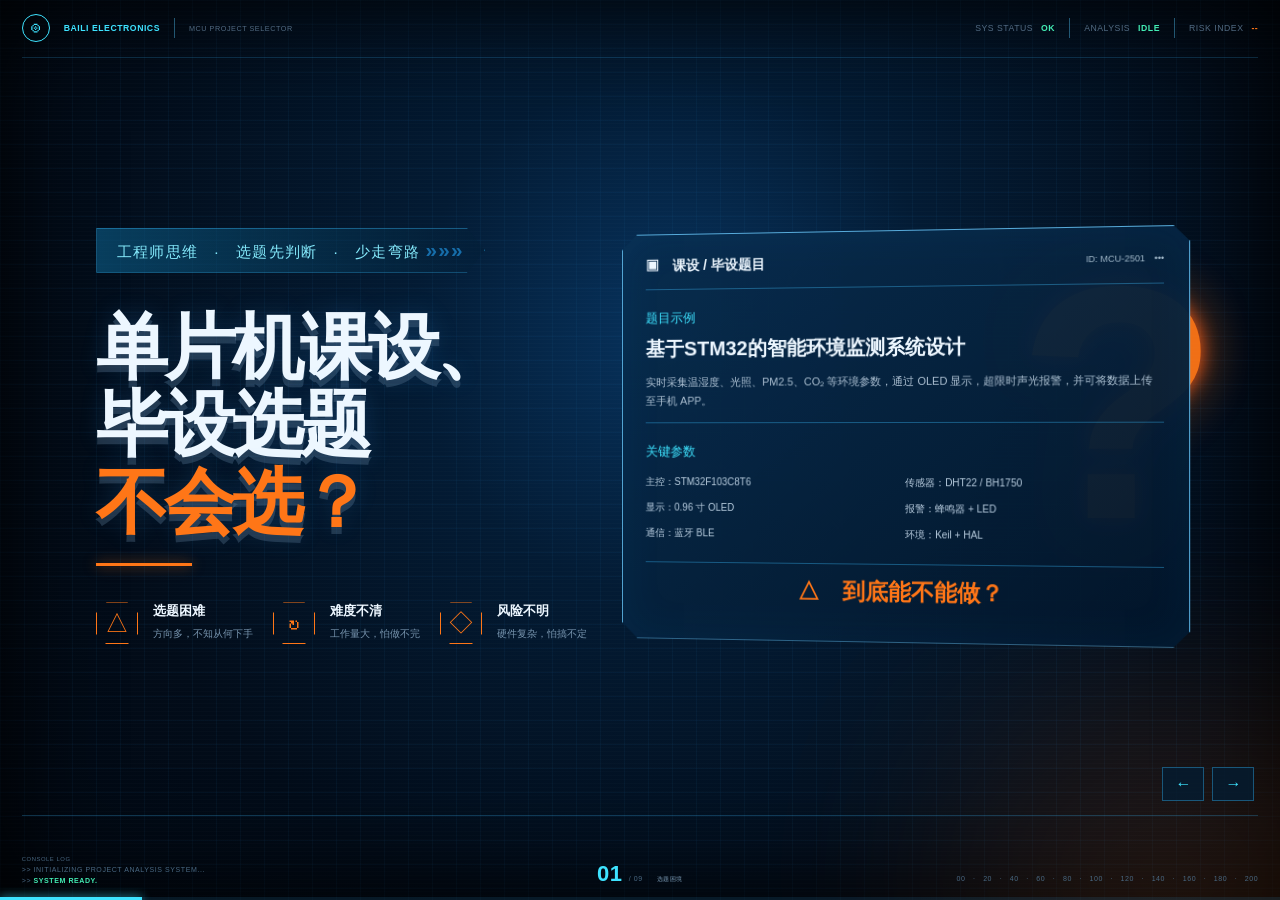
<file: frontend/promo.html>
<!doctype html>
<html lang="zh-CN">
<head>
  <meta charset="UTF-8" />
  <meta name="viewport" content="width=device-width, initial-scale=1.0" />
  <meta name="theme-color" content="#020d1d" />
  <title>白砾电子 · 产品介绍</title>
  <link rel="stylesheet" href="./promo.css" />
</head>
<body>
  <main class="deck" id="deck">
    <header class="hud-top">
      <div class="hud-brand"><span class="gear">⌾</span><b>BAILI ELECTRONICS</b><i></i><small>MCU PROJECT SELECTOR</small></div>
      <div class="hud-status"><span>SYS STATUS <b>OK</b></span><i></i><span>ANALYSIS <b id="hudAnalysis">IDLE</b></span><i></i><span>RISK INDEX <b class="risk" id="hudRisk">--</b></span></div>
    </header>

    <section class="slide active" data-title="选题困境" data-risk="--">
      <div class="slide-grid intro-grid">
        <div class="hero-block">
          <div class="route">工程师思维　·　选题先判断　·　少走弯路 <b>»»»</b></div>
          <h1>单片机课设、<br />毕设选题<br /><em>不会选？</em></h1>
          <div class="orange-line"></div>
          <div class="pain-row">
            <article><i>△</i><b>选题困难</b><span>方向多，不知从何下手</span></article>
            <article><i>↻</i><b>难度不清</b><span>工作量大，怕做不完</span></article>
            <article><i>◇</i><b>风险不明</b><span>硬件复杂，怕搞不定</span></article>
          </div>
        </div>
        <div class="topic-board tilt">
          <div class="board-head"><b>▣　课设 / 毕设题目</b><span>ID: MCU-2501　•••</span></div>
          <small>题目示例</small>
          <h3>基于STM32的智能环境监测系统设计</h3>
          <p>实时采集温湿度、光照、PM2.5、CO₂ 等环境参数，通过 OLED 显示，超限时声光报警，并可将数据上传至手机 APP。</p>
          <hr />
          <small>关键参数</small>
          <div class="specs"><span>主控：STM32F103C8T6</span><span>传感器：DHT22 / BH1750</span><span>显示：0.96 寸 OLED</span><span>报警：蜂鸣器 + LED</span><span>通信：蓝牙 BLE</span><span>环境：Keil + HAL</span></div>
          <strong class="board-warning">△　到底能不能做？</strong>
        </div>
        <div class="question-mark">?</div>
      </div>
    </section>

    <section class="slide" data-title="功能堆叠" data-risk="HIGH">
      <div class="slide-grid modules-grid">
        <div class="hero-block compact-hero">
          <div class="route">工程师思维　·　选题先判断　·　少走弯路 <b>»»»</b></div>
          <h1>别让 AI<br /><em>乱堆模块</em></h1>
          <div class="pain-row">
            <article><i>△</i><b>堆叠无序</b><span>功能叠加，系统臃肿</span></article>
            <article><i>↻</i><b>资源冲突</b><span>内存占满，性能暴跌</span></article>
            <article><i>◇</i><b>风险飙升</b><span>成本失控，可靠性差</span></article>
          </div>
        </div>
        <div class="module-cloud">
          <article>温湿度<small>VCC　GND　SDA　SCL</small></article><article>烟雾<small>VCC　GND　AO　DO</small></article><article>光照<small>VCC　GND　OUT</small></article>
          <article>人体检测<small>VCC　GND　OUT　EN</small></article><article>语音控制<small>VCC　GND　TX　RX</small></article><article>水浸检测<small>VCC　GND　DO</small></article>
          <article>CO₂ 检测<small>VCC　GND　UART</small></article><article>RF 通信<small>VCC　GND　CS　IRQ</small></article><article>电机驱动<small>VM　GND　OUT1　OUT2</small></article>
          <article>OLED 显示<small>VCC　GND　SCL　SDA</small></article><article>按键矩阵<small>ROW　COL　INT</small></article><article>蜂鸣器<small>VCC　GND　IO</small></article>
          <strong>⚠　功能很多 ≠ 方案合理</strong>
        </div>
      </div>
    </section>

    <section class="slide" data-title="返工风险" data-risk="HIGH">
      <div class="slide-grid rework-grid">
        <div class="hero-block compact-hero">
          <div class="route">工程师思维　·　选题先判断　·　少走弯路 <b>»»»</b></div>
          <h1>时间花在返工，<br /><em>不是实现。</em></h1>
          <div class="pain-row"><article><i>△</i><b>反复返工</b><span>需求变更，方向推翻</span></article><article><i>↻</i><b>进度倒退</b><span>方案重做，排期后延</span></article><article><i>◇</i><b>信心受挫</b><span>投入无果，士气下降</span></article></div>
          <div class="timeline"><b>项目时间线 / PROJECT TIMELINE</b><div><i></i><i></i><i></i><i></i><i class="late"></i><i class="late"></i><i class="late"></i><i class="late"></i></div><strong>«« ROLLBACK / 退回重做 ««</strong></div>
        </div>
        <div class="decision-flow">
          <h3>选题 / TOPIC PROPOSAL</h3>
          <div class="decision-cards"><article><b>智能环境监测系统</b><ul><li>PM2.5 监测</li><li>温湿度检测</li><li>OLED 显示</li></ul><strong>改题</strong><small>✕ 不通过：需求过大</small></article><article class="cross"><b>无线传感网络节点</b><ul><li>LoRa 通信</li><li>多节点组网</li><li>低功耗设计</li></ul><small>✕ 不通过：技术栈不符</small></article><article><b>语音识别控制模块</b><ul><li>离线语音识别</li><li>命令词唤醒</li><li>状态反馈</li></ul><strong>删模块</strong><small>✕ 不通过：范围过大</small></article></div>
          <div class="down-arrow">⌄</div><h3>解决方案 / SOLUTION PLAN</h3>
          <div class="solution-mini"><article class="cross"><b>方案 V1.0</b><small>✕ 架构不合理</small></article><article><b>方案 V2.0</b><strong>改题</strong><small>✕ 成本超标</small></article><article class="chosen"><b>方案 V3.0</b><ul><li>精简功能范围</li><li>聚焦核心需求</li><li>快速验证闭环</li></ul><strong>重做方案</strong></article></div>
        </div>
      </div>
    </section>

    <section class="slide" data-title="选题判断" data-risk="--">
      <div class="slide-grid checklist-grid">
        <div class="hero-block">
          <div class="route">工程师思维　·　选题先判断　·　少走弯路 <b>»»»</b></div>
          <h1>第一步，<br /><em>就卡在选题</em></h1>
          <p class="hero-lead">选题做错，后面全错。先判断这四件事，才能选对题，少走弯路。</p>
        </div>
        <div class="checklist">
          <article><i>01</i><span>▱</span><b>看不懂题目</b></article>
          <article><i>02</i><span>▦</span><b>硬件难不难</b></article>
          <article><i>03</i><span>&lt;/&gt;</span><b>软件能不能写</b></article>
          <article class="hot"><i>04</i><span>⬡</span><b>功能怎么设计</b></article>
        </div>
      </div>
    </section>

    <section class="slide" data-title="AI Agent" data-risk="LOW">
      <div class="slide-grid agent-grid">
        <div class="hero-block agent-copy">
          <div class="route product">产品发布 <b>»»»</b></div>
          <h1>单片机选题分析<br />+ 方案设计<br /><em>AI Agent</em></h1>
          <h2>♢　先判断题目，再开始设计</h2>
          <div class="library-strip">▤　团队沉淀 · 上千单片机项目库</div>
          <div class="feature-row"><span>◎<b>精准匹配</b></span><span>▱<b>方案生成</b></span><span>◇<b>可信可靠</b></span><span>ϟ<b>高效落地</b></span></div>
        </div>
        <div class="analytics-board tilt-back">
          <div class="board-head"><b>▣　项目库 / 智能分析总览</b><span>ID: MCLU-2501　•••</span></div>
          <div class="analysis-title"><small>题目解析</small><b>基于STM32的智能环境监测系统设计</b><div><i>STM32</i><i>环境监测</i><i>温湿度</i><i>PM2.5</i><i>OLED显示</i></div></div>
          <div class="analytics-grid"><article><b>需求理解</b><p>✓ 环境参数采集</p><p>✓ 本地显示与报警</p><p>✓ 数据传输到 APP</p></article><article><b>方案匹配</b><p>匹配项目库　<strong>1,286</strong> 个</p><p>推荐方案　<strong>TOP 3</strong></p><div class="bars"><i style="--w:92%">92%</i><i style="--w:87%">87%</i><i style="--w:78%">78%</i></div></article><article><b>核心器件与资源</b><p>主控：STM32F103C8T6</p><p>传感器：DHT22 / BH1750</p><p>显示屏：0.96" OLED</p></article><article class="confidence"><b>置信度评估</b><strong>96%</strong><p>匹配度　高</p><p>可行性　高</p></article></div>
          <div class="process-line"><span>✓ 需求分析</span><span>✓ 方案设计</span><span>✓ 原理图设计</span><span>✓ 程序框架</span><span>✓ 调试验证</span></div>
        </div>
      </div>
    </section>

    <section class="slide" data-title="题目识别" data-risk="--">
      <div class="slide-grid app-showcase-grid">
        <div class="hero-block app-step"><div class="route">工程师思维　·　选题先判断　·　少走弯路 <b>»»»</b></div><p class="step-label">STEP <em>01</em></p><h1>上传题目截图 <span>/</span><br /><em>粘贴题目</em></h1><div class="scan-state"><article><small>扫描状态</small><b>◌ 读取中</b></article><strong>»»</strong><article><small>扫描状态</small><b>✓ 已识别</b></article></div></div>
        <div class="app-window">
          <div class="window-head"><b>▣　白砾电子 · 毕设选题助手</b><span>项目：智能环境监测系统设计　— □ ×</span></div>
          <div class="window-body"><aside><b>⌂ 项目概览</b><b class="active">▣ 题目识别</b><b>⚙ 参数提取</b><b>◇ 方案推荐</b><b>▦ 器件选型</b><b>▱ 报告生成</b></aside><section><h2>题目识别</h2><div class="window-tabs"><b>上传截图</b><span>粘贴题目</span></div><div class="paper"><h3>基于STM32的智能环境监测系统设计</h3><p>设计并实现一个基于 STM32 的智能环境监测系统，能够实时监测温湿度、光照、PM2.5、CO₂ 等环境参数。</p><ol><li>主控芯片：STM32F103C8T6</li><li>传感器：DHT22 / BH1750 / PMS5003</li><li>显示方式：OLED</li></ol></div><button>开始识别</button></section><aside class="recognition"><h3>识别进度</h3><p>✓ 读取图片</p><p>◉ 识别题目内容　78%</p><p>○ 提取关键参数</p><hr /><h3>识别结果</h3><strong>✓ 识别完成</strong><p>✓ 主控芯片</p><p>✓ 传感器</p><p>✓ 功能要求</p></aside></div>
        </div>
      </div>
    </section>

    <section class="slide" data-title="难度评估" data-risk="--">
      <div class="slide-grid evaluation-grid">
        <div class="hero-block eval-copy"><p class="step-label">STEP <em>02</em></p><h1>硬件难度、软件难度、<br />具体难点</h1><p class="hero-lead">三大维度评估，<em>帮你判断哪个适合自己</em></p><div class="eval-points"><article><i>01</i><b>硬件难度</b><span>硬件设计复杂度、器件选型难度、调试门槛</span></article><article><i>02</i><b>软件难度</b><span>算法/代码复杂度、开发量、调试与优化难度</span></article><article><i>03</i><b>具体难点</b><span>项目中的核心挑战点与易踩坑环节</span></article></div></div>
        <div class="evaluation-board"><div class="board-head"><b>▣　课设 / 毕设题目评估结果</b><span>ANALYSIS RECORDING　•••</span></div><div class="evaluation-cards"><article class="recommended"><small>推荐</small><h3>基于STM32的<br />智能环境监测系统</h3><p>综合匹配度</p><div class="stars">★★★★☆</div><label>硬件难度 <i style="--w:65%"></i>65%</label><label>软件难度 <i style="--w:70%"></i>70%</label><ul><li>传感器多，数据融合算法</li><li>低功耗与稳定性设计</li></ul><b>✓ 推荐选择</b></article><article><h3>基于RT-Thread的<br />智能小车控制系统</h3><p>综合匹配度</p><div class="stars">★★★☆☆</div><label>硬件难度 <i style="--w:80%"></i>80%</label><label>软件难度 <i style="--w:85%"></i>85%</label><ul><li>电机闭环控制调参</li><li>多传感器融合定位</li></ul><b>备选方案</b></article><article><h3>基于LoRa的<br />远程抄表系统</h3><p>综合匹配度</p><div class="stars">★★★☆☆</div><label>硬件难度 <i style="--w:45%"></i>45%</label><label>软件难度 <i style="--w:50%"></i>50%</label><ul><li>LoRa 通信参数配置</li><li>功耗与续航平衡</li></ul><b>备选方案</b></article><article><h3>基于OpenMV的<br />视觉识别系统</h3><p>综合匹配度</p><div class="stars">★★☆☆☆</div><label>硬件难度 <i style="--w:75%"></i>75%</label><label>软件难度 <i style="--w:90%"></i>90%</label><ul><li>图像算法效果优化</li><li>模型部署与资源占用</li></ul><b>备选方案</b></article></div></div>
      </div>
    </section>

    <section class="slide" data-title="方案生成" data-risk="--">
      <div class="slide-grid plan-grid">
        <div class="hero-block plan-copy"><p class="step-label">STEP 03</p><h1>确认 <em>选题后</em></h1><h2>»» 自动生成完整方案结构</h2></div>
        <div class="plan-board"><div class="board-head"><b>▣　方案生成引擎 / PLAN GENERATOR</b><span>ID: MGU-2501-PLAN　•••</span></div><div class="plan-content"><ol><li>✓ 需求分析与指标定义</li><li>✓ 系统架构设计</li><li>✓ 硬件方案选型</li><li>✓ 电源与供电设计</li><li>✓ 通信与数据链路设计</li><li>✓ 软件与控制策略设计</li><li>✓ 工程实现与测试方案</li></ol><div class="doc-icon">▤</div><strong>⌁ 方案结构生成完成　✓</strong></div></div>
        <div class="module-chain"><article><h3>⌁　传感器</h3><p>· 传感器选型</p><p>· 信号调理电路</p><p>· 采样与滤波</p><b>状态：就绪　✓</b></article><article><h3>▣　显示器</h3><p>· 显示器选型</p><p>· 显示驱动电路</p><p>· 界面与交互设计</p><b>状态：就绪　✓</b></article><article><h3>▦　执行驱动器</h3><p>· 执行器选型</p><p>· 驱动电路设计</p><p>· 控制与保护策略</p><b>状态：就绪　✓</b></article><strong>»»</strong><article class="structure"><h3>完整方案结构</h3><div>□<br />↙ ↓ ↘<br />⌁　▣　▦</div><b>方案结构已自动生成 ✓</b></article></div>
      </div>
    </section>

    <section class="slide" data-title="开放测试" data-risk="--">
      <div class="cta-slide">
        <div class="cta-copy"><h1>选题一次选对<br />方案一步到位</h1><h2>///　现在免费开放测试　///</h2></div>
        <div class="flow-nodes"><article><i>♧</i><div><b>智能选题引擎</b><span>AI × STM32 知识图谱</span></div></article><article><i>▦</i><div><b>方案验证系统</b><span>仿真评估 × 可行性评分</span></div></article><article><i>&lt;/&gt;</i><div><b>项目落地加速</b><span>代码生成 × 工程模板</span></div></article></div>
        <a class="cta-card" href="./index.html"><small>白砾电子</small><b>BAILI ELECTRONICS</b><span>立即进入工作台　→</span></a>
        <div class="holo"></div>
      </div>
    </section>

    <footer class="hud-bottom"><div><small>CONSOLE LOG</small><span>&gt;&gt; INITIALIZING PROJECT ANALYSIS SYSTEM...</span><span>&gt;&gt; <b>SYSTEM READY.</b></span></div><div class="page-indicator"><b id="currentPage">01</b><span>/ 09</span><small id="pageTitle">选题困境</small></div><div class="scale">00　·　20　·　40　·　60　·　80　·　100　·　120　·　140　·　160　·　180　·　200</div></footer>

    <nav class="deck-nav" aria-label="演示文稿导航"><button id="prevBtn" type="button" aria-label="上一页">←</button><button id="nextBtn" type="button" aria-label="下一页">→</button></nav>
    <div class="progress"><i id="progressBar"></i></div>
  </main>
  <script src="./promo.js"></script>
</body>
</html>
</file>
<file: frontend/promo.css>
:root{--bg:#020b16;--panel:rgba(4,27,50,.9);--panel2:rgba(7,43,75,.86);--cyan:#3ee3ff;--blue:#168cff;--orange:#ff7617;--red:#ff4535;--green:#43edb4;--ink:#edf7ff;--muted:#7895af;--line:rgba(54,180,243,.4);--glow:0 0 28px rgba(36,166,255,.23);--ease:cubic-bezier(.22,1,.36,1);color-scheme:dark}
*{box-sizing:border-box}
html,body{margin:0;min-width:320px;min-height:100%;overflow:hidden}
body{font-family:"Microsoft YaHei","PingFang SC",Arial,sans-serif;color:var(--ink);background:#010712}
button,a{font:inherit}
button{cursor:pointer}
.deck{position:relative;width:100vw;height:100vh;min-height:620px;overflow:hidden;background:radial-gradient(circle at 53% 37%,#073460 0,#031b34 30%,#020c19 68%,#010710 100%)}
.deck::before{content:"";position:absolute;inset:0;pointer-events:none;background:linear-gradient(rgba(30,120,180,.075) 1px,transparent 1px),linear-gradient(90deg,rgba(30,120,180,.075) 1px,transparent 1px),repeating-linear-gradient(0deg,rgba(255,255,255,.012) 0 1px,transparent 1px 4px);background-size:24px 24px,24px 24px,auto;box-shadow:inset 0 0 110px #000;z-index:0}
.deck::after{content:"";position:absolute;right:-110px;bottom:-150px;width:440px;height:350px;border-radius:50%;background:var(--orange);filter:blur(110px);opacity:.13;pointer-events:none}
.hud-top{position:absolute;z-index:20;top:0;left:1.7%;right:1.7%;height:6.4vh;min-height:44px;display:flex;align-items:center;justify-content:space-between;border-bottom:1px solid rgba(49,151,209,.24);font-size:clamp(8px,.68vw,13px);letter-spacing:.06em}
.hud-brand,.hud-status{display:flex;align-items:center;gap:14px}.hud-brand .gear{width:28px;height:28px;display:grid;place-items:center;border:1px solid var(--cyan);border-radius:50%;color:var(--cyan);font-size:20px}.hud-brand b{color:var(--cyan)}.hud-brand i,.hud-status i{width:1px;height:20px;background:rgba(82,195,246,.42)}.hud-brand small,.hud-status{color:#526b83}.hud-status b{margin-left:5px;color:var(--green)}.hud-status .risk{color:var(--orange)}
.slide{position:absolute;z-index:2;inset:6.4vh 0 9.5vh;display:none;padding:clamp(22px,3vw,58px) 7.5%;opacity:0;transform:translateX(3%)}
.slide.active{display:block;animation:slideIn .55s cubic-bezier(.22,1,.36,1) forwards}
.slide.leaving{display:block;animation:slideOut .28s ease forwards}
.slide-grid{width:100%;height:100%;display:grid;align-items:center;gap:clamp(28px,4vw,76px)}
.intro-grid{grid-template-columns:minmax(420px,.9fr) minmax(510px,1.1fr)}
.route{width:max-content;max-width:100%;padding:9px 20px;border:1px solid var(--line);color:#84e9fb;background:linear-gradient(90deg,rgba(11,87,128,.67),rgba(3,29,50,.25));font-size:clamp(12px,1.2vw,21px);letter-spacing:.08em;clip-path:polygon(0 0,calc(100% - 18px) 0,100% 50%,calc(100% - 18px) 100%,0 100%)}
.route b{color:#166da9;font-size:1.35em}.hero-block h1{margin:4vh 0 2.5vh;font-size:clamp(44px,5.6vw,100px);line-height:1.08;letter-spacing:-.055em;text-shadow:0 7px 0 rgba(97,127,157,.32),0 0 25px rgba(60,162,255,.2)}.hero-block h1 em{color:var(--orange);font-style:normal}.orange-line{width:96px;height:3px;background:var(--orange);box-shadow:0 0 13px rgba(255,118,23,.6)}
.pain-row{display:grid;grid-template-columns:repeat(3,1fr);gap:20px;margin-top:4vh}.pain-row article{display:grid;grid-template-columns:45px 1fr;gap:4px 12px}.pain-row i{grid-row:1/3;width:42px;height:42px;display:grid;place-items:center;border:1px solid var(--orange);color:var(--orange);font-size:24px;font-style:normal;clip-path:polygon(25% 0,75% 0,100% 25%,100% 75%,75% 100%,25% 100%,0 75%,0 25%)}.pain-row b{font-size:clamp(12px,1.05vw,18px)}.pain-row span{color:var(--muted);font-size:clamp(9px,.75vw,13px);white-space:nowrap}
.topic-board,.analytics-board,.evaluation-board,.plan-board,.app-window{position:relative;border:1px solid rgba(105,203,255,.82);background:linear-gradient(145deg,rgba(8,45,79,.96),rgba(2,21,41,.96));box-shadow:var(--glow),inset 0 0 45px rgba(31,133,201,.08);clip-path:polygon(16px 0,calc(100% - 16px) 0,100% 16px,100% calc(100% - 16px),calc(100% - 16px) 100%,16px 100%,0 calc(100% - 16px),0 16px)}
.topic-board{padding:22px 24px;transform:perspective(1000px) rotateY(-5deg);z-index:2}.board-head{display:flex;justify-content:space-between;align-items:center;gap:12px;padding-bottom:14px;border-bottom:1px solid rgba(59,174,230,.42)}.board-head b{font-size:clamp(12px,1.1vw,18px)}.board-head span{color:#a4bbcd;font-size:clamp(8px,.7vw,12px)}.topic-board>small{display:block;margin-top:20px;color:var(--cyan)}.topic-board h3{margin:8px 0;font-size:clamp(17px,1.6vw,28px)}.topic-board p{color:#adc1d3;font-size:clamp(11px,.8vw,15px);line-height:1.75}.topic-board hr{border:0;border-top:1px solid var(--line)}.specs{display:grid;grid-template-columns:1fr 1fr;gap:12px;margin:15px 0 22px;color:#b9cee0;font-size:clamp(10px,.78vw,14px)}.board-warning{display:block;padding:12px;color:var(--orange);border-top:1px solid var(--line);font-size:clamp(18px,1.8vw,31px);text-align:center}.question-mark{position:absolute;z-index:1;right:4.7%;top:28%;color:var(--orange);font-size:clamp(220px,26vw,480px);font-weight:900;line-height:.8;text-shadow:0 0 18px #ff5b14,0 0 55px rgba(255,109,20,.65);opacity:.94}
.modules-grid{grid-template-columns:minmax(430px,.78fr) minmax(650px,1.22fr)}.compact-hero h1{font-size:clamp(55px,6.4vw,112px)}.module-cloud{position:relative;display:grid;grid-template-columns:repeat(3,1fr);gap:12px;padding:22px;background:radial-gradient(circle,rgba(255,70,20,.17),transparent 67%)}.module-cloud::before{content:"";position:absolute;inset:5%;background:repeating-radial-gradient(circle,transparent 0 18px,rgba(255,81,22,.13) 19px 20px);opacity:.7}.module-cloud article{position:relative;z-index:1;min-height:76px;padding:16px 10px 10px;border:1px solid var(--orange);color:#ffc28d;background:linear-gradient(145deg,rgba(105,37,18,.88),rgba(33,17,18,.93));box-shadow:0 0 15px rgba(255,78,16,.18);font-size:clamp(14px,1.4vw,25px);font-weight:800;text-align:center;transform:rotate(var(--r,-1deg))}.module-cloud article:nth-child(2n){--r:2deg}.module-cloud article:nth-child(3n){--r:-2deg}.module-cloud small{display:block;margin-top:10px;color:#f0a56e;font-size:8px;font-weight:400}.module-cloud>strong{grid-column:1/-1;position:relative;z-index:2;padding:13px;border:1px solid var(--red);color:var(--red);background:rgba(70,15,12,.73);font-size:clamp(17px,1.8vw,30px);text-align:center}
.rework-grid{grid-template-columns:minmax(470px,.85fr) minmax(650px,1.15fr)}.timeline{margin-top:3vh;padding:17px;border:1px solid var(--line);background:rgba(3,22,41,.72)}.timeline>b{color:var(--cyan);font-size:12px}.timeline div{position:relative;display:flex;justify-content:space-between;margin:25px 10px 18px}.timeline div::before{content:"";position:absolute;left:0;right:0;top:50%;height:3px;background:linear-gradient(90deg,var(--green) 0 48%,var(--red) 48%)}.timeline i{position:relative;z-index:1;width:17px;height:17px;border:3px solid var(--cyan);border-radius:50%;background:#06243c}.timeline i.late{border-color:var(--red)}.timeline strong{display:block;color:var(--red);font-size:18px;text-align:right}.decision-flow{align-self:stretch;display:flex;flex-direction:column;justify-content:center}.decision-flow>h3{margin:4px 0 8px;color:var(--cyan);font-size:14px}.decision-cards,.solution-mini{display:grid;grid-template-columns:repeat(3,1fr);gap:14px}.decision-cards article,.solution-mini article{position:relative;min-height:205px;padding:16px;border:1px solid var(--line);background:rgba(6,32,56,.82)}.decision-cards b,.solution-mini b{font-size:14px}.decision-cards li,.solution-mini li{margin:9px 0;color:#adc0d0;font-size:11px}.decision-cards article>strong,.solution-mini article>strong{position:absolute;right:8px;top:45%;padding:8px;border:3px solid var(--red);color:var(--red);font-size:22px;transform:rotate(-9deg)}.decision-cards small,.solution-mini small{position:absolute;bottom:14px;left:14px;color:var(--red)}.cross::after,.cross::before{content:"";position:absolute;z-index:4;top:50%;left:-5%;width:110%;height:3px;background:var(--red);transform:rotate(38deg)}.cross::after{transform:rotate(-38deg)}.down-arrow{height:42px;color:var(--red);font-size:68px;line-height:.6;text-align:center;text-shadow:0 0 18px var(--red)}.solution-mini article{min-height:150px}.solution-mini .chosen{border-color:var(--cyan);box-shadow:0 0 22px rgba(42,174,255,.28)}.solution-mini .chosen>strong{border-color:var(--cyan);color:var(--cyan)}
.checklist-grid{grid-template-columns:minmax(460px,.95fr) minmax(560px,1.05fr)}.hero-lead{color:#aac2d5;font-size:clamp(13px,1.2vw,20px);line-height:1.7}.checklist{display:grid;gap:20px}.checklist article{min-height:93px;display:grid;grid-template-columns:80px 88px 1fr;align-items:center;padding:0 22px;border:1px solid rgba(76,179,239,.65);background:linear-gradient(90deg,rgba(12,69,111,.75),rgba(4,27,50,.9));box-shadow:inset 0 0 24px rgba(35,135,210,.08)}.checklist i{color:#65b5ea;font-size:34px;font-style:normal;font-weight:900}.checklist span{width:60px;height:60px;display:grid;place-items:center;border:1px solid var(--line);border-radius:50%;font-size:25px}.checklist b{padding-left:30px;border-left:1px dashed rgba(71,183,237,.65);font-size:clamp(18px,2vw,32px)}.checklist .hot{border-color:var(--orange);box-shadow:0 0 21px rgba(255,111,20,.35),inset 0 0 28px rgba(255,103,20,.11)}.checklist .hot i{color:var(--orange)}
.agent-grid{grid-template-columns:minmax(470px,.8fr) minmax(700px,1.2fr)}.route.product{font-size:18px}.agent-copy h1{font-size:clamp(48px,5vw,88px)}.agent-copy h1 em{color:var(--cyan)}.agent-copy h2{color:#25d9df;font-size:clamp(19px,2.1vw,35px)}.library-strip{padding:13px 18px;border:1px solid var(--line);color:#d9e9f5;background:rgba(9,55,86,.6);font-size:17px}.feature-row{display:grid;grid-template-columns:repeat(4,1fr);gap:10px;margin-top:22px}.feature-row span{color:var(--cyan);font-size:23px}.feature-row b{display:block;margin-top:5px;color:#b9cedf;font-size:11px}.analytics-board{padding:20px;transform:perspective(1200px) rotateY(2deg)}.analysis-title{margin-top:14px;padding:12px;border:1px solid rgba(50,158,218,.3)}.analysis-title small,.analysis-title b{display:block}.analysis-title small{color:var(--cyan)}.analysis-title b{margin:7px 0}.analysis-title i{display:inline-block;padding:4px 10px;margin-right:5px;border:1px solid rgba(74,170,225,.35);color:#adc2d3;font-size:9px;font-style:normal}.analytics-grid{display:grid;grid-template-columns:.9fr 1.05fr 1.25fr .7fr;gap:8px;margin-top:10px}.analytics-grid article{min-height:175px;padding:12px;border:1px solid rgba(66,160,216,.36)}.analytics-grid article>b{color:var(--cyan);font-size:12px}.analytics-grid p{color:#a9bed0;font-size:9px}.analytics-grid strong{color:var(--cyan)}.bars i{display:block;width:var(--w);height:5px;margin:13px 0;color:transparent;background:var(--cyan)}.confidence{text-align:center}.confidence>strong{display:grid;width:90px;height:90px;margin:12px auto 5px;place-items:center;border:7px solid var(--cyan);border-radius:50%;font-size:25px;box-shadow:0 0 20px rgba(55,221,255,.3)}.process-line{display:flex;justify-content:space-between;margin-top:10px;padding:15px;border:1px solid rgba(65,165,220,.35);color:#add1df;font-size:9px}
.app-showcase-grid{grid-template-columns:minmax(410px,.7fr) minmax(720px,1.3fr)}.app-step .step-label,.eval-copy .step-label,.plan-copy .step-label{font-size:clamp(48px,5.4vw,92px);font-weight:900;font-style:italic;text-shadow:0 7px 0 rgba(78,111,146,.35)}.step-label em{color:#258fd6;font-style:inherit}.app-step h1{font-size:clamp(42px,4.5vw,75px)}.app-step h1 span{color:var(--orange)}.scan-state{display:grid;grid-template-columns:1fr auto 1fr;gap:14px;align-items:center;margin-top:12vh}.scan-state article{padding:16px;border:1px solid var(--line)}.scan-state small,.scan-state b{display:block}.scan-state small{color:#9cb4c8}.scan-state b{margin-top:10px;font-size:20px}.scan-state article:last-child b{color:var(--green)}.scan-state>strong{color:var(--blue);font-size:36px}.app-window{min-height:570px}.window-head{height:53px;display:flex;justify-content:space-between;align-items:center;padding:0 20px;border-bottom:1px solid var(--line);font-size:12px}.window-head span{color:#a7bed1}.window-body{display:grid;grid-template-columns:140px 1fr 220px;min-height:516px}.window-body>aside{padding:18px 10px;border-right:1px solid var(--line)}.window-body>aside b{display:block;padding:12px;color:#7893ac;font-size:11px}.window-body>aside b.active{color:var(--cyan);background:rgba(25,115,175,.45)}.window-body>section{padding:20px}.window-body h2{margin:0 0 15px}.window-tabs{display:flex;justify-content:space-around;border-bottom:1px solid var(--line)}.window-tabs b,.window-tabs span{padding:10px;color:#7994ac}.window-tabs b{color:var(--blue);border-bottom:2px solid var(--blue)}.paper{height:285px;margin:18px 0;padding:22px;color:#192638;background:#e7ebef;box-shadow:inset 0 0 18px #8b969f;font-size:10px}.paper h3{text-align:center}.paper p{line-height:1.8}.paper li{margin:8px 0}.window-body section button{width:100%;height:45px;border:1px solid var(--blue);color:#55a6ff;background:rgba(13,75,148,.38)}.recognition{padding:18px!important;border-left:1px solid var(--line)}.recognition h3{font-size:13px}.recognition p{font-size:10px}.recognition strong{color:var(--green)}
.evaluation-grid{grid-template-columns:minmax(420px,.72fr) minmax(720px,1.28fr)}.eval-copy h1{font-size:clamp(40px,4vw,68px)}.eval-copy .hero-lead em{color:var(--orange);font-style:normal}.eval-points{display:grid;gap:18px;margin-top:30px}.eval-points article{display:grid;grid-template-columns:60px 1fr;gap:3px 15px}.eval-points i{grid-row:1/3;color:var(--orange);font-size:28px;font-style:normal;font-weight:900}.eval-points b{font-size:18px}.eval-points span{color:var(--muted);font-size:11px}.evaluation-board{padding:20px}.evaluation-cards{display:grid;grid-template-columns:repeat(4,1fr);gap:10px;margin-top:18px}.evaluation-cards article{min-height:455px;padding:17px;border:1px solid rgba(65,153,208,.36);background:rgba(5,30,51,.78)}.evaluation-cards .recommended{border-color:var(--green);box-shadow:0 0 22px rgba(66,239,181,.2)}.evaluation-cards small{padding:4px 8px;color:#092a23;background:var(--green)}.evaluation-cards h3{min-height:58px;font-size:14px;line-height:1.45}.evaluation-cards p{color:#8fa7bb;font-size:10px}.stars{color:#ffc25d;font-size:21px}.evaluation-cards label{display:block;margin:18px 0;color:#bacddd;font-size:10px}.evaluation-cards label i{display:block;width:var(--w);height:7px;margin-top:7px;background:var(--blue)}.evaluation-cards ul{min-height:76px;padding-left:17px;color:#9bb1c4;font-size:10px;line-height:1.8}.evaluation-cards article>b{display:block;padding:10px;border:1px solid var(--line);color:#93aabd;text-align:center}.evaluation-cards .recommended>b{color:var(--green)}
.plan-grid{grid-template-columns:.75fr 1.25fr;grid-template-rows:1fr 1fr}.plan-copy h1{font-size:clamp(55px,6vw,102px)}.plan-copy h2{color:#dbe8f2;font-size:clamp(18px,2vw,34px)}.plan-board{padding:20px}.plan-content{display:grid;grid-template-columns:1.1fr .7fr;gap:20px;margin-top:18px}.plan-content ol{margin:0;padding-left:28px;color:#b4c9da;font-size:12px;line-height:2.05}.doc-icon{display:grid;place-items:center;color:var(--cyan);border:1px solid var(--line);font-size:105px}.plan-content>strong{grid-column:2;padding:11px;border:1px solid var(--green);color:var(--green);text-align:center}.module-chain{grid-column:1/-1;display:grid;grid-template-columns:repeat(3,1fr) auto 1.2fr;gap:22px;align-items:center}.module-chain article{min-height:185px;border:1px solid var(--line);background:rgba(4,31,53,.84)}.module-chain h3{margin:0;padding:13px;border-bottom:1px solid var(--line);color:#b9e9f5;text-align:center}.module-chain p{margin:10px 18px;color:#a2b8ca;font-size:11px}.module-chain article>b{display:block;margin-top:15px;padding:9px 15px;color:var(--green);border-top:1px solid var(--line)}.module-chain>strong{color:var(--green);font-size:42px}.module-chain .structure{border-color:var(--green);box-shadow:0 0 20px rgba(66,239,181,.2)}.structure div{color:#67caff;font-size:23px;line-height:1.35;text-align:center}
.cta-slide{height:100%;display:grid;grid-template-columns:1.05fr .75fr .58fr;grid-template-rows:1fr;gap:70px;align-items:center;position:relative}.cta-copy h1{margin:0;color:#eef8ff;font-size:clamp(60px,7.2vw,128px);line-height:1.08;letter-spacing:-.06em;text-shadow:0 8px 0 rgba(81,117,153,.35),0 0 28px rgba(51,155,255,.2)}.cta-copy h2{color:var(--cyan);font-size:clamp(18px,2vw,34px);letter-spacing:.2em}.flow-nodes{display:grid;gap:34px}.flow-nodes article{position:relative;display:grid;grid-template-columns:82px 1fr;align-items:center;gap:18px}.flow-nodes article:not(:last-child)::after{content:"";position:absolute;left:40px;top:80px;height:38px;border-left:2px solid var(--cyan);box-shadow:0 0 8px var(--cyan)}.flow-nodes i{width:82px;height:82px;display:grid;place-items:center;border:1px solid var(--cyan);border-radius:50%;color:var(--cyan);font-size:31px;font-style:normal;box-shadow:0 0 20px rgba(39,170,255,.2),inset 0 0 18px rgba(39,170,255,.15)}.flow-nodes b,.flow-nodes span{display:block}.flow-nodes b{color:#59cdff;font-size:19px}.flow-nodes span{margin-top:7px;color:var(--muted);font-size:11px}.cta-card{min-height:390px;display:flex;flex-direction:column;align-items:center;justify-content:center;padding:30px;border:1px solid var(--cyan);color:inherit;background:rgba(4,29,50,.72);box-shadow:var(--glow);text-decoration:none}.cta-card small{font-size:21px}.cta-card b{margin:12px 0 60px;color:#4dcaff;font-size:17px;letter-spacing:.08em}.cta-card span{padding:17px 28px;border:1px solid var(--cyan);color:var(--cyan);background:rgba(19,99,146,.3);font-weight:800}.cta-card:hover span{color:#031724;background:var(--cyan)}.holo{position:absolute;left:8%;right:30%;bottom:0;height:70px;border:2px solid var(--blue);border-radius:50%;box-shadow:0 0 25px var(--blue),inset 0 0 32px var(--blue);opacity:.5}
.hud-bottom{position:absolute;z-index:20;left:1.7%;right:1.7%;bottom:0;height:9.5vh;min-height:58px;display:flex;align-items:flex-end;justify-content:space-between;padding:10px 0 16px;border-top:1px solid rgba(49,151,209,.3);color:#496882;font-size:clamp(7px,.55vw,10px);letter-spacing:.08em}.hud-bottom>div:first-child{display:grid;gap:4px}.hud-bottom b{color:var(--green)}.page-indicator{position:absolute;left:50%;bottom:13px;display:flex;align-items:baseline;gap:6px;transform:translateX(-50%)}.page-indicator b{color:var(--cyan);font-size:22px}.page-indicator small{margin-left:8px;color:#7998b2}.scale{word-spacing:12px}.deck-nav{position:absolute;z-index:25;right:2%;bottom:11vh;display:flex;gap:8px}.deck-nav button{width:42px;height:34px;border:1px solid var(--line);color:var(--cyan);background:rgba(4,28,49,.8)}.deck-nav button:hover{border-color:var(--cyan);background:rgba(10,78,117,.8)}.progress{position:absolute;z-index:26;left:0;right:0;bottom:0;height:3px;background:rgba(52,139,191,.15)}.progress i{display:block;width:11.111%;height:100%;background:var(--cyan);box-shadow:0 0 10px var(--cyan);transition:width .45s var(--ease)}
@keyframes slideIn{from{opacity:0;transform:translateX(3%);filter:blur(5px)}to{opacity:1;transform:none;filter:none}}@keyframes slideOut{to{opacity:0;transform:translateX(-3%);filter:blur(4px)}}
@media(max-width:1200px){.slide{padding-inline:5%}.pain-row{gap:8px}.intro-grid,.modules-grid,.rework-grid,.checklist-grid,.agent-grid,.app-showcase-grid,.evaluation-grid{grid-template-columns:.8fr 1.2fr;gap:28px}.analytics-grid{grid-template-columns:1fr 1fr}.analytics-grid article{min-height:110px}.process-line{display:none}.window-body{grid-template-columns:110px 1fr 180px}.module-cloud{gap:7px}.evaluation-cards article{padding:10px}.cta-slide{gap:30px}.scale{display:none}}
@media(max-width:820px){html,body{overflow:auto}.deck{min-height:100svh;height:auto;overflow:visible}.hud-top{position:fixed;padding-inline:8px;background:rgba(1,10,20,.9)}.hud-status{display:none}.slide{position:relative;inset:auto;display:none;min-height:100svh;padding:88px 18px 110px}.slide.active{display:block}.slide-grid,.intro-grid,.modules-grid,.rework-grid,.checklist-grid,.agent-grid,.app-showcase-grid,.evaluation-grid,.plan-grid{height:auto;grid-template-columns:1fr;grid-template-rows:auto}.hero-block h1{font-size:48px}.pain-row{grid-template-columns:1fr}.topic-board{transform:none}.question-mark{display:none}.module-cloud{grid-template-columns:repeat(2,1fr)}.decision-cards,.solution-mini{grid-template-columns:1fr}.checklist{margin-top:20px}.analytics-board{transform:none}.analytics-grid{grid-template-columns:1fr 1fr}.app-window{overflow:auto}.window-body{min-width:760px}.evaluation-board{overflow:auto}.evaluation-cards{min-width:760px}.module-chain{grid-template-columns:1fr}.module-chain>strong{transform:rotate(90deg);text-align:center}.plan-content{grid-template-columns:1fr}.plan-content>strong{grid-column:1}.cta-slide{grid-template-columns:1fr;gap:35px}.cta-card{min-height:230px}.hud-bottom{position:fixed;padding-inline:8px;background:rgba(1,10,20,.9)}.hud-bottom>div:first-child{display:none}.page-indicator{left:15px;transform:none}.deck-nav{position:fixed;bottom:76px}.holo{display:none}}
@media(prefers-reduced-motion:reduce){*,*::before,*::after{animation-duration:.01ms!important;transition-duration:.01ms!important}}
</file>
